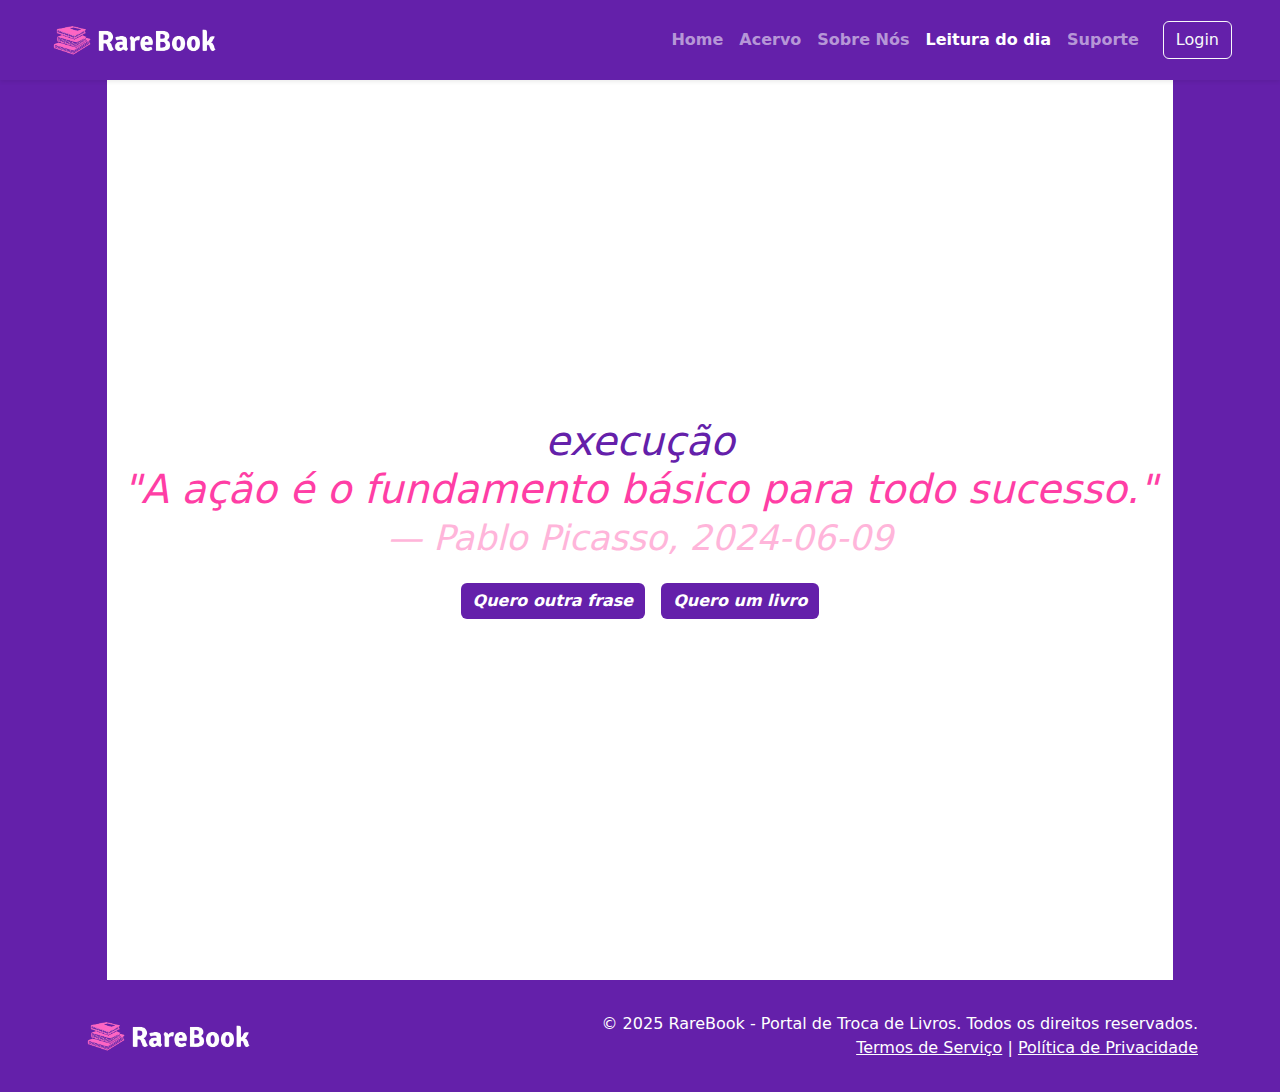
<file: Pages/leituraDoDia.html>
<!DOCTYPE html>
<html lang="pt-br" data-bs-theme="white">
<head>
    <meta charset="UTF-8">
    <meta name="viewport" content="width=device-width, initial-scale=1.0">
    <title>Crie sua conta para prosseguir: </title>
    <link rel="stylesheet" href="../CSS/bootstrap.min.css">
    <link rel="stylesheet" href="../CSS/Vinicius.css">

</head>
<body>
    
    <nav class="navbar navbar-expand-lg navbar-dark bg-roxo-principal shadow-sm menu">
        <div class="container-fluid px-lg-5">

            <div class="text-end">
            <a class="navbar-brand" href="#"><img src="../IMG/logos/LogoLivro (4).png" alt="logotiporarebook" class="logo"></a>
            </div>

            <button class="navbar-toggler" type="button" data-bs-toggle="collapse" data-bs-target="#navbarNav">
                <span class="navbar-toggler-icon"></span>
            </button>
            <div class="collapse navbar-collapse" id="navbarNav">
                <ul class="navbar-nav ms-auto">
                    <li class="nav-item fw-bold"><a class="nav-link" href="../index.html">Home</a></li>
                    <li class="nav-item fw-bold"><a class="nav-link" href="catalogo.html">Acervo</a></li>
                    <li class="nav-item fw-bold"><a class="nav-link" href="Sobrenos.html">Sobre Nós</a></li>
                    <li class="nav-item fw-bold"><a class="nav-link active" href="leituraDoDia.html">Leitura do dia</a></li>
                    <li class="nav-item fw-bold"><a class="nav-link" href="Suporte.html">Suporte</a></li>
                </ul>
                <a href="login.html" class="btn btn-outline-light ms-lg-3 ">Login</a>
            </div>
        </div>
    </nav>
     
     <div class="container-fluid">
  <div class="row min-vh-100">
    <div class="col-1 d-none d-md-block bg-roxo-principal"></div>

    <!-- Conteúdo central com a frase -->
    <div class="col bg-white px-0 d-flex justify-content-center align-items-center">
      <main class="text-center">
        <blockquote class="blockquote fst-italic mt-4" id="frase-header">
          <!-- Frase será inserida aqui -->
        </blockquote>
      </main>
    </div>

    <div class="col-1 d-none d-md-block bg-roxo-principal"></div>
  </div>
</div>
 

    <footer class="bg-roxo-principal text-white text-center py-4">

      <div class="container d-flex align-items-center">

      <div>
        <img src="../IMG/logos/LogoLivro (4).png" alt="" class="logo">
      </div>
   
      <div class=" text-end ms-auto">
            <p class="mb-0">&copy; 2025 RareBook - Portal de Troca de Livros. Todos os direitos reservados.</p>
            <p class="mb-0"><a href="#" class="text-white">Termos de Serviço</a> | <a href="#" class="text-white">Política de Privacidade</a></p>
      </div>

    </div>

    </footer>
    <script src="../JS/bootstrap.min.js"></script>
    <script src="../DB/dados.js"></script>
    <script src="../JS/vinicius.js"></script>
</body>
</html>
</file>
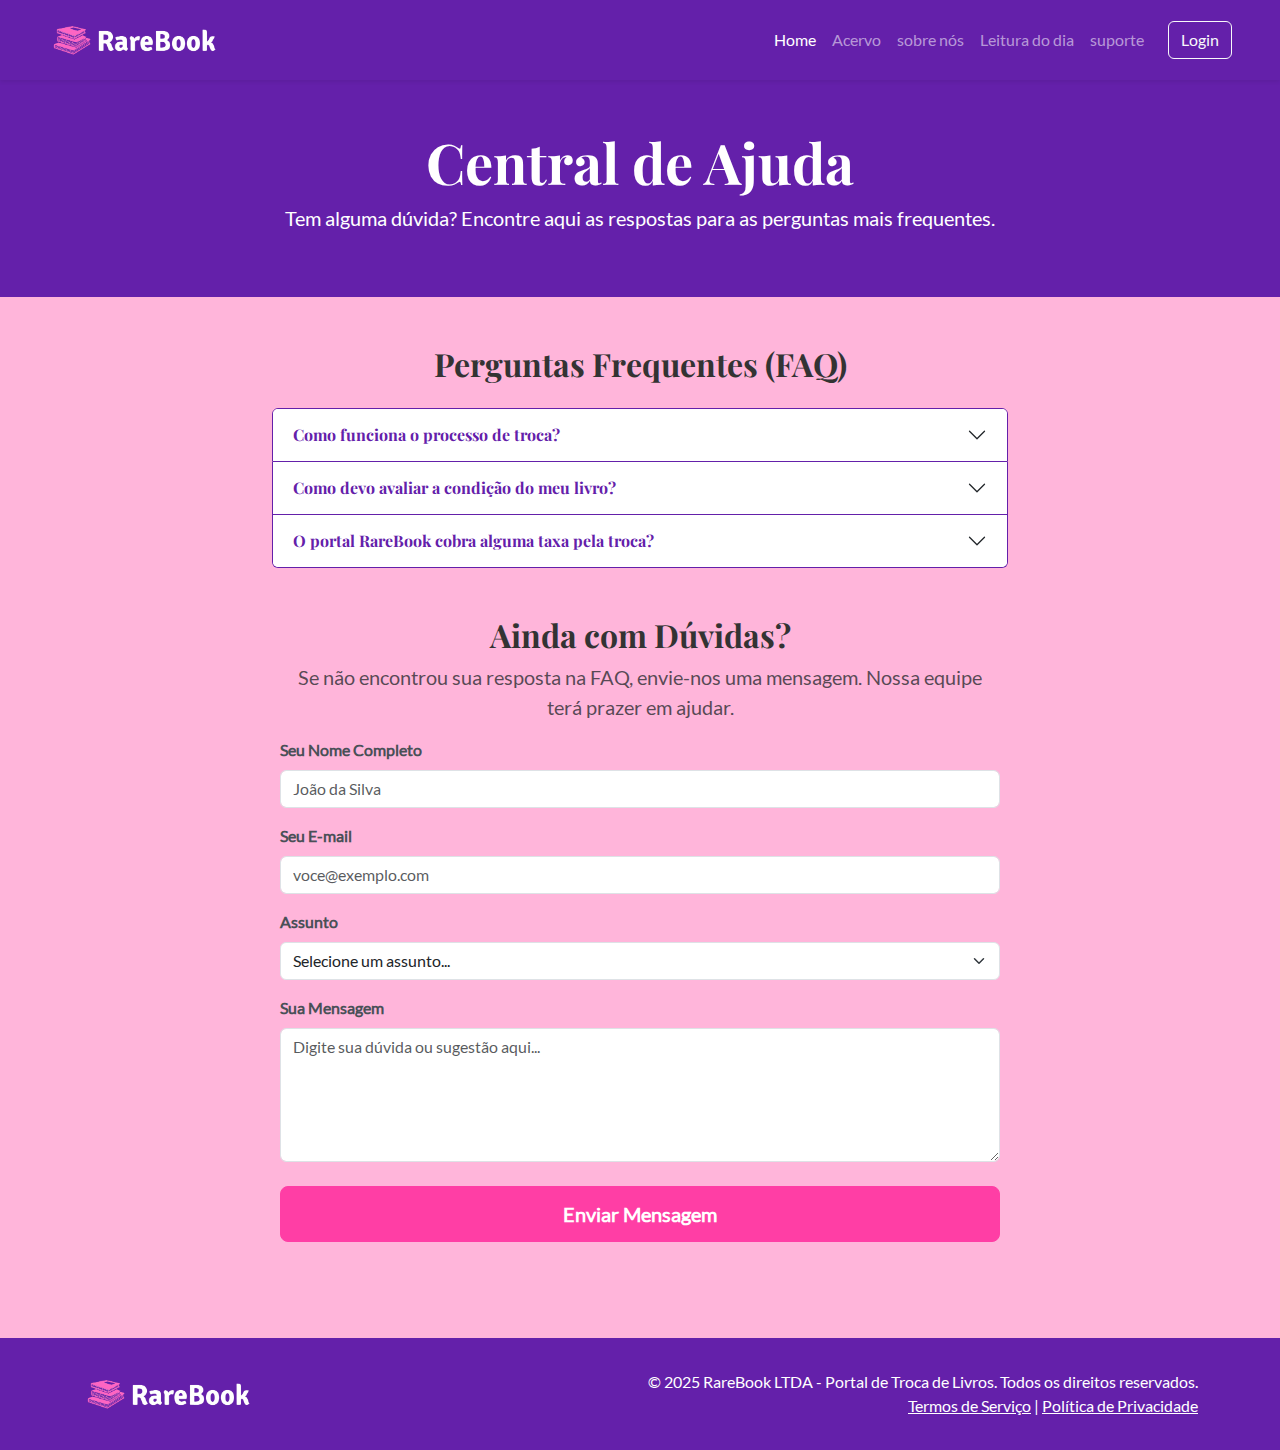
<file: Pages/Suporte.html>
<!DOCTYPE html>
<html lang="pt=br">
<head>
    <meta charset="UTF-8">
    <meta name="viewport" content="width=device-width, initial-scale=1.0">
    <title>Suporte</title>

     <link rel="stylesheet" href="../CSS/bootstrap.min.css">

    <link rel="stylesheet" href="../CSS/Flavio.css">

</head>
<body class="body-suporte">
    
    <!-- inicio menu -->

     <nav class="navbar navbar-expand-lg navbar-dark bg-roxo-principal shadow-sm menu">
        <div class="container-fluid px-lg-5">

            <div class="text-end">
            <a class="navbar-brand"  data-bs-toggle="offcanvas" data-bs-target="#menuOffcanvas" aria-controls="menuOffcanvas"><img src="../IMG/logos/LogoLivro (4).png" alt="" class="logo"></a>
            </div>

            <button class="navbar-toggler" type="button" data-bs-toggle="collapse" data-bs-target="#navbarNav">
                <span class="navbar-toggler-icon"></span>
            </button>
            <div class="collapse navbar-collapse" id="navbarNav">
                <ul class="navbar-nav ms-auto">
                    <li class="nav-item"><a class="nav-link active" href="/index.html">Home</a></li>
                    <li class="nav-item"><a class="nav-link" href="catalogo.html">Acervo</a></li>
                    <li class="nav-item"><a class="nav-link" href="Sobrenos.html">sobre nós</a></li>
                    <li class="nav-item"><a class="nav-link" href="leituraDoDia.html">Leitura do dia</a></li>
                    <li class="nav-item"><a class="nav-link" href="Suporte.html">suporte</a></li>
                </ul>
                <a href="login.html" class="btn btn-outline-light ms-lg-3 ">Login</a>
            </div>
        </div>
    </nav>

     <!-- fim menu  -->

     <!-- inicio header  -->
     <header class="bg-roxo-principal text-white text-center py-5">
    <div class="container">
        <h1 class="display-4">Central de Ajuda</h1>
        <p class="lead">Tem alguma dúvida? Encontre aqui as respostas para as perguntas mais frequentes.</p>
    </div>
</header>
    <!-- fim header  -->

    <!-- inicio main  -->
<main class="container py-5">
    <div class="row justify-content-center">
        <div class="col-lg-8">
            <h2 class="text-center mb-4">Perguntas Frequentes (FAQ)</h2>

            <div class="accordion" id="faqAccordion">


                <div class="accordion-item">
                    <h2 class="accordion-header">
                        <button class="accordion-button collapsed" type="button" data-bs-toggle="collapse" data-bs-target="#collapseOne" aria-expanded="false" aria-controls="collapseOne">
                            Como funciona o processo de troca?
                        </button>
                    </h2>
                    <div id="collapseOne" class="accordion-collapse collapse" data-bs-parent="#faqAccordion">
                        <div class="accordion-body">
                            <strong>É simples!</strong> Primeiro, você cadastra o livro que deseja trocar. Depois, navega pelo nosso acervo para encontrar um livro do seu interesse. Ao encontrar, você pode iniciar uma proposta de troca com o outro usuário. Se ambos concordarem, combinam os detalhes de envio de forma privada e segura.
                        </div>
                    </div>
                </div>


                <div class="accordion-item">
                    <h2 class="accordion-header">
                        <button class="accordion-button collapsed" type="button" data-bs-toggle="collapse" data-bs-target="#collapseTwo" aria-expanded="false" aria-controls="collapseTwo">
                            Como devo avaliar a condição do meu livro?
                        </button>
                    </h2>
                    <div id="collapseTwo" class="accordion-collapse collapse" data-bs-parent="#faqAccordion">
                        <div class="accordion-body">
                            Seja o mais honesto e detalhista possível. Use as categorias (Como Novo, Bom, Razoável) e o campo de notas para descrever qualquer detalhe: páginas amareladas, desgastes na lombada, anotações, etc. Boas fotos também são essenciais para que o outro colecionador saiba exatamente o que está trocando.
                        </div>
                    </div>
                </div>


                <div class="accordion-item">
                    <h2 class="accordion-header">
                        <button class="accordion-button collapsed" type="button" data-bs-toggle="collapse" data-bs-target="#collapseThree" aria-expanded="false" aria-controls="collapseThree">
                            O portal RareBook cobra alguma taxa pela troca?
                        </button>
                    </h2>
                    <div id="collapseThree" class="accordion-collapse collapse" data-bs-parent="#faqAccordion">
                        <div class="accordion-body">
                            Não. O cadastro e a troca de livros na nossa plataforma são totalmente gratuitos. Nosso objetivo é fomentar a comunidade de colecionadores. Os únicos custos envolvidos são os de envio, que são combinados diretamente entre os usuários que estão realizando a troca.
                        </div>
                    </div>
                </div>


            </div>
            </div>

            <section class="py-5">
            <div class="container">
                <div class="row justify-content-center">
                    <div class="col-lg-8">

                        <div class="text-center mb-3">
                            <h2 class="text-roxo-principal">Ainda com Dúvidas?</h2>
                            <p class="lead text-muted">Se não encontrou sua resposta na FAQ, envie-nos uma mensagem. Nossa equipe terá prazer em ajudar.</p>
                        </div>

                        <form id="formContato">
                            <div class="mb-3">
                                <label for="nomeContato" class="form-label">Seu Nome Completo</label>
                                <input type="text" class="form-control" id="nomeContato" placeholder="João da Silva" required>
                            </div>

                            <div class="mb-3">
                                <label for="emailContato" class="form-label">Seu E-mail</label>
                                <input type="email" class="form-control" id="emailContato" placeholder="voce@exemplo.com" required>
                            </div>

                            <div class="mb-3">
                                <label for="assuntoContato" class="form-label">Assunto</label>
                                <select class="form-select" id="assuntoContato" required>
                                    <option selected disabled value="">Selecione um assunto...</option>
                                    <option>Dúvida sobre uma troca</option>
                                    <option>Problema técnico no site</option>
                                    <option>Sugestão de melhoria</option>
                                    <option>Parcerias</option>
                                    <option>Outro</option>
                                </select>
                            </div>

                            <div class="mb-4">
                                <label for="mensagemContato" class="form-label">Sua Mensagem</label>
                                <textarea class="form-control" id="mensagemContato" rows="5" placeholder="Digite sua dúvida ou sugestão aqui..." required></textarea>
                            </div>

                            <div class="d-grid">
                                <button type="submit" class="btn btn-rosa-vibrante btn-lg">Enviar Mensagem</button>
                            </div>
                        </form>
                        </div>
                </div>
            </div>
            </section>
    </div>

    </main>

<!-- fim main  -->

<!-- inicio rodapé -->

<footer class="bg-roxo-principal text-white text-center py-4">

      <div class="container d-flex align-items-center">

      <div>
        <img src="../IMG/logos/LogoLivro (4).png" alt="" class="logo">
      </div>
   
      <div class=" text-end ms-auto">
            <p class="mb-0">&copy; 2025 RareBook LTDA - Portal de Troca de Livros. Todos os direitos reservados.</p>
            <p class="mb-0"><a href="#" class="text-white">Termos de Serviço</a> | <a href="#" class="text-white">Política de Privacidade</a></p>
      </div>

    </div>

    </footer>

 <!-- fim rodapé -->
 <!-- inicio offcanvas -->

    <div class="offcanvas offcanvas-start text-bg-dark" tabindex="-1" id="menuOffcanvas" aria-labelledby="menuOffcanvasLabel">
  
  <div class="offcanvas-header">
    <h5 class="offcanvas-title" id="menuOffcanvasLabel">RareBook</h5>
    <button type="button" class="btn-close btn-close-white" data-bs-dismiss="offcanvas" aria-label="Close"></button>
  </div>
  
  <div class="offcanvas-body">
    <ul class="navbar-nav justify-content-end flex-grow-1 pe-3">
      <li class="nav-item">
        <a class="nav-link active" aria-current="page" href="/index.html">Home</a>
      </li>
      <li class="nav-item">
        <a class="nav-link" href="catalogo.html">Acervo de Livros</a>
      </li>
      <li class="nav-item">
        <a class="nav-link" href="Sobrenos.html">Quem Somos</a>
      </li>
      <li class="nav-item">
        <a class="nav-link" href="Suporte.html">Suporte e FAQ</a>
      </li>
      <li class="nav-item">
        <a class="nav-link" href="cadastroLivro.html">Cadastrar um Livro</a>
      </li>
    </ul>
    
    <hr>
    <div class="d-grid">
        <a href="Suporte.html" class="btn btn-rosa-vibrante">Entre em Contato</a>
    </div>

  </div>
</div>

      <!-- fim offcanvas  -->

   <script src="../JS/bootstrap.min.js"></script>
    
  </body>
</html>
</file>
<file: CSS/Vinicius.css>
:root {
--cor-roxo-principal: #6420AA;
--cor-rosa-vibrante: #FF3EA5;
--cor-rosa-medio: #FF7ED4;
--cor-rosa-claro: #FFB5DA;
--cor-texto-escuro: #333;
--cor-branco: #fff;
}

/* Declarando a fonte Lato que está na sua pasta local */
        @font-face {
        font-family: 'Lato'; 
        src: url('../fonts/Lato-Regular.ttf') format('truetype'); 
        font-weight: 400;
        }

/* Declarando a fonte Playfair Display que está na sua pasta local */
        @font-face {
        font-family: 'Playfair Display';
        src: url('../fonts/PlayfairDisplay-Bold.ttf') format('truetype');
        font-weight: 700;
        }

        .login-fonte{
             font-family: 'Playfair Display'
        }

.form-container {
    max-width: 400px;
    padding: 2rem;
}
.text-rosa-forte {
  color: var(--cor-rosa-vibrante);
}
.text-rosa {
  color: var(--cor-rosa-medio)
}
.text-roxo {
    color: var(--cor-roxo-principal);
  }
.text-rosinha {
    color: var(--cor-rosa-claro);
}
.custom-button {
  background-color: var(--cor-roxo-principal);
  border: none;
}

.custom-button:hover {
  background-color: #4e1987; 
}
body {
  background-color: var(--cor-rosa-claro);
}
.bg-roxo-principal {
  background-color: var(--cor-roxo-principal);
  }
.bg-rosa-claro {
  background-color: var(--cor-rosa-claro);
  }
.logo{
height:4rem;
            
  }
#carouselBackground {
  position: fixed;
  top: 0;
  left: 0;
  z-index: 0;
  width: 100%;
  height: 100vh;
  overflow: hidden;
}

.carousel-inner img {
  object-fit: cover;
  height: 100vh;
}

main {
  position: relative;
  z-index: 2;
}

/* Overlay escuro opcional para melhorar contraste do texto */
#carouselBackground::before {
  content: "";
  position: absolute;
  top: 0;
  left: 0;
  width: 100%;
  height: 100%;
  background: rgba(0, 0, 0, 0.3); /* escurece as imagens */
  z-index: 1;
}
nav.navbar {
  position: relative;
  z-index: 3;
}
.quote-box {
  max-width: 500px;
}

.text-shadow {
  text-shadow: 2px 2px 6px rgba(0, 0, 0, 0.6); /* melhora contraste em fundos claros */
}

@media (max-width: 991px) {
  /* Esconde a citação em telas pequenas (opcional) */
  .quote-box {
    display: none;
  }
}

/* Edições offCanvas */

.offcanvas {
    background-color: var(--cor-roxo-principal);
}

.offcanvas-body .nav-link {
    font-size: 1.1rem; 
    padding-top: 0.75rem;
    padding-bottom: 0.75rem;
    color: var(--cor-branco);
    transition: background-color 0.2s ease-in-out, color 0.2s ease-in-out;
}

.offcanvas-body .nav-link:hover {
    color: #fff;
    background-color: var(--cor-roxo-principal);
    border-radius: 0.25rem;
}

.btn-cor{
  background-color: var(--cor-rosa-vibrante);
  color: var(--cor-branco);
}
</file>
<file: CSS/Flavio.css>
/*   paleta de cores   */
        :root {
            --cor-roxo-principal: #6420AA;
            --cor-rosa-vibrante: #FF3EA5;
            --cor-rosa-medio: #FF7ED4;
            --cor-rosa-claro: #FFB5DA;
            --cor-texto-escuro: #333;
            --cor-branco: #fff;
        }

/* Declarando a fonte Lato que está na sua pasta local */
        @font-face {
        font-family: 'Lato'; 
        src: url('../fonts/Lato-Regular.ttf') format('truetype'); 
        font-weight: 400;
        }

/* Declarando a fonte Playfair Display que está na sua pasta local */
        @font-face {
        font-family: 'Playfair Display';
        src: url('../fonts/PlayfairDisplay-Bold.ttf') format('truetype');
        font-weight: 700;
        }


        /* Aplicando fontes e cores base */
        body {
            font-family: 'Lato', sans-serif;
            color: var(--cor-texto-escuro);
        }

        #cor-fonte-header{
            color: var(--cor-rosa-claro);
         
        }
        
        
        h1, h2, h3, h4, .navbar-brand {
            font-family: 'Playfair Display', serif;
        }

        /* gradient do header */

        .header-com-fundo {
            background-image: linear-gradient(to bottom, rgba(0, 0, 0, 0.7), transparent),
            var(--bg-image-url);

            /* ajustes img do header */
             background-size: cover;
             background-position: center;
             background-repeat: no-repeat;
        }

        
        /* Classes personalizadas para cores de fundo */
        .bg-roxo-principal {
            background-color: var(--cor-roxo-principal);
        }
        .bg-rosa-claro {
            background-color: var(--cor-rosa-claro);
        }

        /* Estilos para botões personalizados */
        .btn-rosa-vibrante {
            background-color: var(--cor-rosa-vibrante);
            border-color: var(--cor-rosa-vibrante);
            color: var(--cor-branco);
            font-weight: bold;
            padding: 12px 25px;
            transition: background-color 0.3s ease;
        }

        .btn-rosa-vibrante:hover {
            background-color: var(--cor-rosa-medio);
            border-color: var(--cor-rosa-medio);
            color: var(--cor-branco);
        }

        /* Estilizando ícones da seção "Como Funciona" */
        .icon {
            font-size: 3rem; 
            color: var(--cor-roxo-principal);
        }

        /* Ajustes nos cards */
        .card-livro {
            border: 1px solid #eee;
            transition: transform 0.2s ease-in-out, box-shadow 0.2s ease-in-out;
        }
        .card-livro:hover {
            transform: translateY(-5px);
            box-shadow: 0 8px 20px rgba(0,0,0,0.1);
        }

        /* Ajuste logo */

        .logo{
            height:4rem;
            
        }

        .body-home{
            background-color: var(--cor-rosa-claro);
        }    


/*
 *           PÁGINA DE CADASTRO
 * =========================================
*/

/* Define um fundo cinza claro para páginas internas */
body.bg-light-page {
    background-color: #f8f9fa;
}

/* labels dos formulários para dar mais destaque e legibilidade. */
.form-label {
    font-weight: 600; 
    color:  #495057;  
}

/*  borda card de dicas */
.card-dicas {
    border: 1px solid var(--cor-rosa-medio);
    background-color: var(--cor-rosa-claro);
}
     
.card-poema, h6{
    background-color: var(--cor-rosa-claro);
    font-family: 'Playfair Display';
}
      


/*

             PÁGINA QUEM SOMOS
 * =========================================
*/

/* Estilo para os ícones grandes da seção 'Nossos Valores' */
.valor-icon {
    font-size: 3rem; 
    color: var(--cor-roxo-principal); 
}



/*
             PÁGINA SUPORTE
  =========================================
*/


.body-suporte{
    background-color: var(--cor-rosa-claro);
}

/* Modificações do accordion  */
.accordion-item {
    background-color: #fff;
    border: 1px solid var(--cor-roxo-principal);
}


.accordion-button {
    color: var(--cor-roxo-principal);
    font-weight: 600;
}

.accordion-button:focus {
    box-shadow: 0 0 0 0.25rem rgba(100, 32, 170, 0.25); 
}

/* Estiliza o botão quando o acordeon está aberto */
.accordion-button:not(.collapsed) {
    color: #fff;
    background-color: var(--cor-roxo-principal);
}



/* Edições offCanvas */

.offcanvas {
    background-color: var(--cor-roxo-principal);
}

.offcanvas-body .nav-link {
    font-size: 1.1rem; 
    padding-top: 0.75rem;
    padding-bottom: 0.75rem;
    color: var(--cor-branco);
    transition: background-color 0.2s ease-in-out, color 0.2s ease-in-out;
}

.offcanvas-body .nav-link:hover {
    color: #fff;
    background-color: var(--cor-roxo-principal);
    border-radius: 0.25rem;
}
</file>
